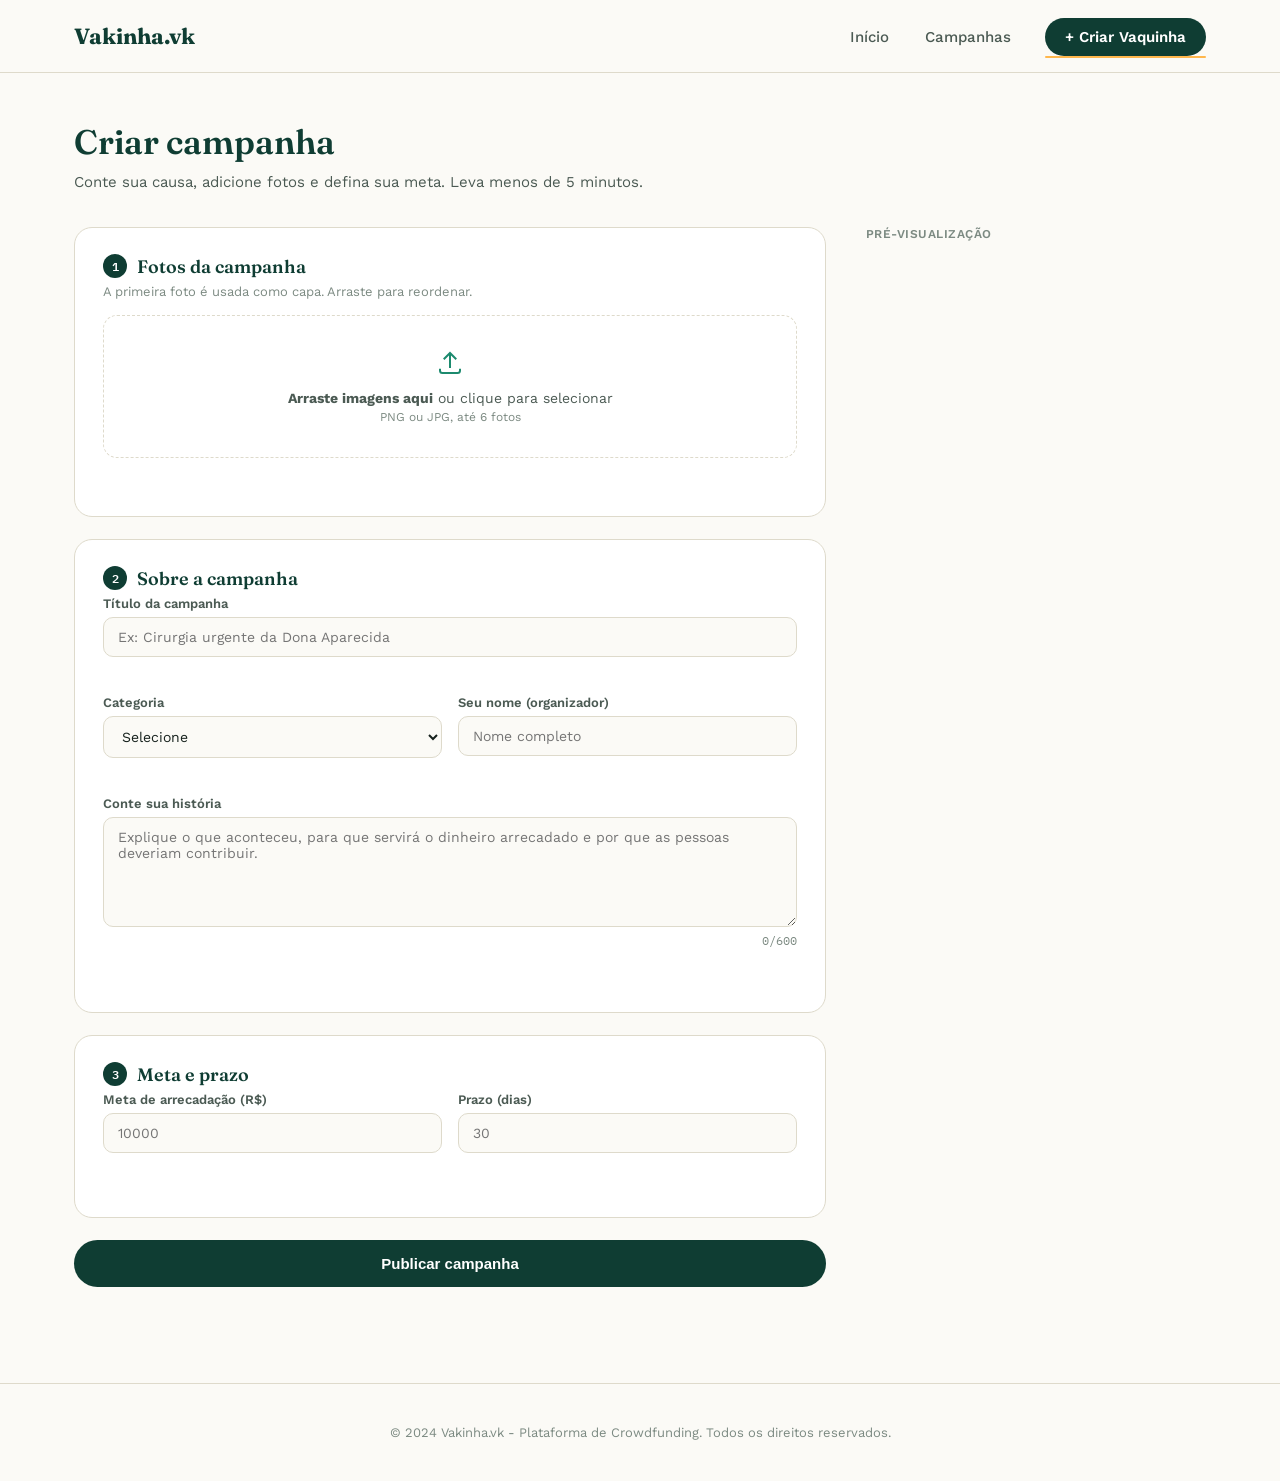
<file: criar.html>
<!DOCTYPE html>
<html lang="pt-BR">
<head>
    <meta charset="UTF-8">
    <meta name="viewport" content="width=device-width, initial-scale=1.0">
    <title>Criar Campanha - Vakinha</title>
    <link rel="stylesheet" href="styles.css">
</head>
<body>
    <nav class="navbar">
        <div class="container">
            <div class="navbar-brand">
                <a href="index.html" class="logo">Vakinha.vk</a>
            </div>
            <ul class="nav-menu">
                <li><a href="index.html">Início</a></li>
                <li><a href="campanhas.html">Campanhas</a></li>
                <li><a href="criar.html" class="btn-criar active">+ Criar Vaquinha</a></li>
            </ul>
        </div>
    </nav>

    <section class="create-section">
        <div class="container">
            <div class="create-header">
                <h1>Criar campanha</h1>
                <p>Conte sua causa, adicione fotos e defina sua meta. Leva menos de 5 minutos.</p>
            </div>

            <div class="create-layout">
                <form id="campaignForm" class="create-form" novalidate>

                    <div class="form-section">
                        <h2><span class="step-num">1</span> Fotos da campanha</h2>
                        <p class="section-hint">A primeira foto é usada como capa. Arraste para reordenar.</p>

                        <div class="dropzone" id="dropzone">
                            <input type="file" id="imageInput" accept="image/*" multiple hidden>
                            <svg viewBox="0 0 24 24" width="30" height="30" fill="none" stroke="currentColor" stroke-width="1.6">
                                <path d="M4 16.5V18a2 2 0 0 0 2 2h12a2 2 0 0 0 2-2v-1.5"/>
                                <path d="M7 9l5-5 5 5"/>
                                <path d="M12 4v12"/>
                            </svg>
                            <p><strong>Arraste imagens aqui</strong> ou clique para selecionar</p>
                            <span class="hint-small">PNG ou JPG, até 6 fotos</span>
                        </div>

                        <div class="image-grid" id="imageGrid"></div>
                        <div class="field-error" id="err-imagens"></div>
                    </div>

                    <div class="form-section">
                        <h2><span class="step-num">2</span> Sobre a campanha</h2>

                        <div class="field">
                            <label for="titulo">Título da campanha</label>
                            <input type="text" id="titulo" placeholder="Ex: Cirurgia urgente da Dona Aparecida" maxlength="80">
                            <div class="field-error" id="err-titulo"></div>
                        </div>

                        <div class="field-row">
                            <div class="field">
                                <label for="categoria">Categoria</label>
                                <select id="categoria">
                                    <option value="">Selecione</option>
                                    <option value="saude">Saúde</option>
                                    <option value="educacao">Educação</option>
                                    <option value="moradia">Moradia</option>
                                    <option value="emergencia">Emergência</option>
                                    <option value="negocios">Negócios</option>
                                    <option value="viagem">Viagem</option>
                                    <option value="outro">Outro</option>
                                </select>
                                <div class="field-error" id="err-categoria"></div>
                            </div>
                            <div class="field">
                                <label for="organizador">Seu nome (organizador)</label>
                                <input type="text" id="organizador" placeholder="Nome completo" maxlength="60">
                                <div class="field-error" id="err-organizador"></div>
                            </div>
                        </div>

                        <div class="field">
                            <label for="descricao">Conte sua história</label>
                            <textarea id="descricao" rows="5" placeholder="Explique o que aconteceu, para que servirá o dinheiro arrecadado e por que as pessoas deveriam contribuir." maxlength="600"></textarea>
                            <div class="char-count"><span id="descCount">0</span>/600</div>
                            <div class="field-error" id="err-descricao"></div>
                        </div>
                    </div>

                    <div class="form-section">
                        <h2><span class="step-num">3</span> Meta e prazo</h2>

                        <div class="field-row">
                            <div class="field">
                                <label for="meta">Meta de arrecadação (R$)</label>
                                <input type="number" id="meta" min="1" step="1" placeholder="10000">
                                <div class="field-error" id="err-meta"></div>
                            </div>
                            <div class="field">
                                <label for="prazo">Prazo (dias)</label>
                                <input type="number" id="prazo" min="1" max="120" step="1" placeholder="30">
                                <div class="field-error" id="err-prazo"></div>
                            </div>
                        </div>
                    </div>

                    <div class="form-actions">
                        <button type="submit" class="btn-publicar">Publicar campanha</button>
                    </div>
                    <div class="submit-confirm" id="submitConfirm"></div>
                </form>

                <aside class="preview-pane">
                    <div class="preview-label">Pré-visualização</div>
                    <div id="previewCard"></div>
                </aside>
            </div>
        </div>
    </section>

    <footer>
        <div class="container">
            <p>&copy; 2024 Vakinha.vk - Plataforma de Crowdfunding. Todos os direitos reservados.</p>
        </div>
    </footer>

    <script src="script.js"></script>
    <script src="criar.js"></script>
</body>
</html>
</file>
<file: styles.css>
/* =========================================================
   Vakinha.vk — Design tokens
   Paleta: verde-jarro (confiança/crescimento) + amarelo-sol (calor/otimismo)
   Tipografia: Fraunces (display, com personalidade) + Work Sans (corpo)
               + IBM Plex Mono (números/estatísticas)
   Assinatura: barra de progresso "vaquinha" com preenchimento líquido
               e selo circular de porcentagem sobre a imagem
========================================================= */

@import url('https://fonts.googleapis.com/css2?family=Fraunces:opsz,wght@9..144,500;9..144,600;9..144,700&family=Work+Sans:wght@400;500;600;700&family=IBM+Plex+Mono:wght@500;600&display=swap');

:root{
  --jar-900:#0F3D33;
  --jar-700:#146552;
  --jar-500:#1C8A6E;
  --sun-500:#FFB74D;
  --sun-600:#F49B1F;
  --paper-0:#FBFAF6;
  --paper-100:#F2F0E7;
  --ink-900:#16211D;
  --ink-600:#4B5A53;
  --ink-400:#7C8A82;
  --line:#DEDACB;
  --danger:#C4573F;
  --white:#FFFFFF;

  --radius-card:18px;
  --radius-pill:999px;
  --shadow-card:0 1px 2px rgba(22,33,29,0.04), 0 8px 24px rgba(22,33,29,0.06);
  --shadow-card-hover:0 4px 8px rgba(22,33,29,0.06), 0 16px 40px rgba(22,33,29,0.12);
}

*{box-sizing:border-box;}
body{
  margin:0;
  font-family:'Work Sans', sans-serif;
  background:var(--paper-0);
  color:var(--ink-900);
  -webkit-font-smoothing:antialiased;
}
.container{max-width:1180px;margin:0 auto;padding:0 24px;}
a{text-decoration:none;color:inherit;}
h1,h2,h3{font-family:'Fraunces', serif;font-weight:600;margin:0;}

/* =========================================================
   Navbar
========================================================= */
.navbar{
  background:var(--paper-0);
  border-bottom:1px solid var(--line);
  position:sticky;top:0;z-index:40;
}
.navbar .container{
  display:flex;align-items:center;justify-content:space-between;
  height:72px;
}
.logo{
  font-family:'Fraunces', serif;
  font-weight:700;
  font-size:22px;
  color:var(--jar-900);
}
.nav-menu{
  list-style:none;display:flex;align-items:center;gap:32px;
  margin:0;padding:0;
}
.nav-menu a{
  font-size:15px;font-weight:500;color:var(--ink-600);
  padding:8px 2px;position:relative;
}
.nav-menu a:hover{color:var(--jar-900);}
.nav-menu a.active{color:var(--jar-900);}
.nav-menu a.active::after{
  content:'';position:absolute;left:0;right:0;bottom:-2px;height:2px;
  background:var(--sun-500);border-radius:2px;
}
.btn-criar{
  background:var(--jar-900) !important;
  color:var(--white) !important;
  padding:10px 20px !important;
  border-radius:var(--radius-pill);
  font-weight:600 !important;
  transition:background .18s ease, transform .18s ease;
}
.btn-criar:hover{background:var(--jar-700) !important;transform:translateY(-1px);}

/* =========================================================
   Campaigns section header + filters
========================================================= */
.campaigns-section{padding:56px 0 88px;}
.campaigns-section h1{
  font-size:38px;letter-spacing:-0.01em;margin-bottom:28px;color:var(--jar-900);
}

.filters{
  display:flex;gap:12px;flex-wrap:wrap;
  margin-bottom:36px;
}
.search-box{
  flex:1;min-width:220px;
  background:var(--white);
  border:1px solid var(--line);
  border-radius:var(--radius-pill);
  padding:13px 20px;
  font-family:'Work Sans', sans-serif;
  font-size:14px;color:var(--ink-900);
  outline:none;
  transition:border-color .15s ease, box-shadow .15s ease;
}
.search-box::placeholder{color:var(--ink-400);}
.search-box:focus{border-color:var(--jar-500);box-shadow:0 0 0 3px rgba(28,138,110,0.12);}

.filter-select{
  background:var(--white);
  border:1px solid var(--line);
  border-radius:var(--radius-pill);
  padding:13px 40px 13px 20px;
  font-family:'Work Sans', sans-serif;
  font-size:14px;color:var(--ink-900);
  outline:none;cursor:pointer;
  appearance:none;
  background-image:url("data:image/svg+xml,%3Csvg xmlns='http://www.w3.org/2000/svg' width='12' height='8' viewBox='0 0 12 8'%3E%3Cpath d='M1 1l5 5 5-5' stroke='%234B5A53' stroke-width='1.6' fill='none' stroke-linecap='round' stroke-linejoin='round'/%3E%3C/svg%3E");
  background-repeat:no-repeat;
  background-position:right 18px center;
  transition:border-color .15s ease;
}
.filter-select:focus{border-color:var(--jar-500);}

/* =========================================================
   Campaign grid + card
========================================================= */
.campaigns-grid{
  display:grid;
  grid-template-columns:repeat(auto-fill, minmax(300px, 1fr));
  gap:28px;
}

.campaign-card{
  background:var(--white);
  border-radius:var(--radius-card);
  overflow:hidden;
  box-shadow:var(--shadow-card);
  transition:box-shadow .25s ease, transform .25s ease;
  display:flex;flex-direction:column;
}
.campaign-card:hover{
  box-shadow:var(--shadow-card-hover);
  transform:translateY(-3px);
}

.campaign-media{
  position:relative;
  aspect-ratio:4/3;
  overflow:hidden;
  background:var(--paper-100);
}
.campaign-media img{
  width:100%;height:100%;object-fit:cover;
  display:block;
  transition:transform .5s ease;
}
.campaign-card:hover .campaign-media img{transform:scale(1.06);}

.campaign-media::after{
  content:'';
  position:absolute;inset:0;
  background:linear-gradient(180deg, rgba(15,61,51,0) 55%, rgba(15,61,51,0.55) 100%);
  pointer-events:none;
}

.campaign-category{
  position:absolute;top:14px;left:14px;z-index:2;
  background:rgba(251,250,246,0.92);
  color:var(--jar-900);
  font-size:12px;font-weight:600;
  padding:6px 13px;border-radius:var(--radius-pill);
  backdrop-filter:blur(4px);
  text-transform:uppercase;letter-spacing:0.03em;
}

.campaign-badge{
  position:absolute;top:12px;right:12px;z-index:2;
  width:52px;height:52px;border-radius:50%;
  background:var(--white);
  display:flex;align-items:center;justify-content:center;
  box-shadow:0 2px 8px rgba(22,33,29,0.18);
}
.campaign-badge svg{position:absolute;inset:0;transform:rotate(-90deg);}
.campaign-badge .pct{
  font-family:'IBM Plex Mono', monospace;
  font-size:12px;font-weight:600;color:var(--jar-900);
  z-index:1;
}

.campaign-media-title{
  position:absolute;left:16px;right:16px;bottom:14px;z-index:2;
  color:var(--white);
  font-family:'Fraunces', serif;
  font-size:19px;font-weight:600;line-height:1.25;
  text-shadow:0 1px 3px rgba(0,0,0,0.25);
}

.campaign-body{
  padding:18px 20px 22px;
  display:flex;flex-direction:column;gap:14px;flex:1;
}

.campaign-organizer{
  font-size:13px;color:var(--ink-400);
}
.campaign-organizer strong{color:var(--ink-600);font-weight:600;}

.campaign-desc{
  font-size:14px;color:var(--ink-600);line-height:1.5;
  display:-webkit-box;-webkit-line-clamp:2;-webkit-box-orient:vertical;overflow:hidden;
}

/* signature: liquid-fill "vaquinha" progress bar */
.jar-progress{
  position:relative;
  height:10px;
  border-radius:var(--radius-pill);
  background:var(--paper-100);
  overflow:hidden;
}
.jar-progress-fill{
  position:absolute;left:0;top:0;bottom:0;
  border-radius:var(--radius-pill);
  background:linear-gradient(90deg, var(--jar-500), var(--sun-500));
  background-size:200% 100%;
  animation:jar-shimmer 3.5s ease-in-out infinite;
}
@keyframes jar-shimmer{
  0%{background-position:0% 50%;}
  50%{background-position:100% 50%;}
  100%{background-position:0% 50%;}
}
@media (prefers-reduced-motion: reduce){
  .jar-progress-fill{animation:none;}
}

.campaign-stats{
  display:flex;justify-content:space-between;align-items:baseline;
  font-family:'IBM Plex Mono', monospace;
}
.campaign-stats .raised{
  font-size:16px;font-weight:600;color:var(--jar-900);
}
.campaign-stats .goal{
  font-size:12px;color:var(--ink-400);
}

.campaign-meta{
  display:flex;justify-content:space-between;
  font-size:12px;color:var(--ink-400);
  padding-top:2px;border-top:1px solid var(--line);
  margin-top:2px;
}
.campaign-meta span strong{color:var(--ink-600);font-weight:600;}

.btn-contribuir{
  display:block;text-align:center;
  background:var(--jar-900);
  color:var(--white);
  font-weight:600;font-size:14px;
  padding:12px;border-radius:var(--radius-pill);
  border:none;cursor:pointer;
  transition:background .18s ease, transform .18s ease;
}
.btn-contribuir:hover{background:var(--sun-600);transform:translateY(-1px);}

.campaign-fav{
  position:absolute;top:14px;right:74px;z-index:2;
  width:36px;height:36px;border-radius:50%;
  background:rgba(251,250,246,0.92);
  display:flex;align-items:center;justify-content:center;
  border:none;cursor:pointer;
  transition:background .15s ease, transform .15s ease;
}
.campaign-fav:hover{transform:scale(1.08);}
.campaign-fav svg{width:16px;height:16px;stroke:var(--jar-900);fill:none;stroke-width:2;}
.campaign-fav.active svg{fill:var(--danger);stroke:var(--danger);}

.empty-state{
  grid-column:1/-1;
  text-align:center;padding:80px 20px;
  color:var(--ink-400);
}
.empty-state .big{
  font-family:'Fraunces', serif;font-size:22px;color:var(--ink-600);margin-bottom:8px;
}

footer{
  border-top:1px solid var(--line);
  padding:28px 0;
  text-align:center;
  color:var(--ink-400);
  font-size:13px;
}

@media (max-width:640px){
  .nav-menu{gap:16px;}
  .nav-menu li:nth-child(1){display:none;}
  .campaigns-section h1{font-size:28px;}
  .campaigns-grid{grid-template-columns:1fr;}
}

/* =========================================================
   Criar campanha
========================================================= */
.create-section{padding:48px 0 96px;}
.create-header{max-width:640px;margin-bottom:36px;}
.create-header h1{font-size:34px;color:var(--jar-900);margin-bottom:10px;}
.create-header p{color:var(--ink-600);font-size:15px;margin:0;}

.create-layout{
  display:grid;grid-template-columns:1fr 340px;gap:40px;align-items:start;
}

.form-section{
  background:var(--white);
  border:1px solid var(--line);
  border-radius:var(--radius-card);
  padding:26px 28px;
  margin-bottom:22px;
}
.form-section h2{
  font-size:18px;color:var(--jar-900);
  display:flex;align-items:center;gap:10px;
  margin-bottom:6px;
}
.step-num{
  width:24px;height:24px;border-radius:50%;
  background:var(--jar-900);color:var(--white);
  font-family:'IBM Plex Mono', monospace;font-size:12px;font-weight:600;
  display:inline-flex;align-items:center;justify-content:center;
  flex-shrink:0;
}
.section-hint{font-size:13px;color:var(--ink-400);margin:0 0 16px;}

.field{display:flex;flex-direction:column;gap:6px;margin-bottom:16px;}
.field-row{display:grid;grid-template-columns:1fr 1fr;gap:16px;}
.field label{font-size:13px;font-weight:600;color:var(--ink-600);}
.field input, .field select, .field textarea{
  font-family:'Work Sans', sans-serif;
  font-size:14px;color:var(--ink-900);
  border:1px solid var(--line);
  border-radius:10px;
  padding:11px 14px;
  outline:none;
  background:var(--paper-0);
  transition:border-color .15s ease, box-shadow .15s ease;
  width:100%;
}
.field textarea{resize:vertical;min-height:110px;font-family:'Work Sans', sans-serif;}
.field input:focus, .field select:focus, .field textarea:focus{
  border-color:var(--jar-500);box-shadow:0 0 0 3px rgba(28,138,110,0.12);
}
.char-count{font-size:12px;color:var(--ink-400);text-align:right;font-family:'IBM Plex Mono', monospace;}
.field-error{font-size:12px;color:var(--danger);min-height:16px;}

.dropzone{
  border:1.5px dashed var(--line);
  border-radius:14px;
  padding:32px 20px;
  text-align:center;
  cursor:pointer;
  color:var(--ink-400);
  transition:border-color .15s ease, background .15s ease;
}
.dropzone svg{color:var(--jar-500);margin-bottom:8px;}
.dropzone p{margin:0;font-size:14px;color:var(--ink-600);}
.dropzone .hint-small{font-size:12px;color:var(--ink-400);}
.dropzone:hover, .dropzone.drag{border-color:var(--jar-500);background:rgba(28,138,110,0.04);}

.image-grid{
  display:grid;grid-template-columns:repeat(auto-fill, minmax(96px, 1fr));
  gap:12px;margin-top:16px;
}
.image-thumb{
  position:relative;aspect-ratio:1;border-radius:10px;overflow:hidden;
  border:2px solid transparent;
}
.image-thumb.is-cover{border-color:var(--sun-500);}
.image-thumb img{width:100%;height:100%;object-fit:cover;display:block;}
.cover-tag{
  position:absolute;bottom:4px;left:4px;
  background:var(--sun-500);color:var(--jar-900);
  font-size:10px;font-weight:700;text-transform:uppercase;
  padding:2px 6px;border-radius:4px;
}
.thumb-actions{
  position:absolute;top:4px;right:4px;
  display:flex;gap:4px;
}
.thumb-actions button{
  width:22px;height:22px;border-radius:50%;border:none;cursor:pointer;
  background:rgba(22,33,29,0.75);color:var(--white);font-size:11px;
  display:flex;align-items:center;justify-content:center;
}
.thumb-actions button:hover{background:var(--ink-900);}

.form-actions{margin-top:6px;}
.btn-publicar{
  width:100%;background:var(--jar-900);color:var(--white);
  border:none;border-radius:var(--radius-pill);
  padding:15px;font-size:15px;font-weight:600;cursor:pointer;
  transition:background .18s ease, transform .18s ease;
}
.btn-publicar:hover{background:var(--sun-600);transform:translateY(-1px);}

.confirm-box{
  margin-top:16px;
  display:flex;align-items:center;gap:10px;
  background:rgba(28,138,110,0.1);
  border:1px solid var(--jar-500);
  color:var(--jar-900);
  border-radius:10px;padding:14px 16px;font-size:14px;
}
.confirm-box a{font-weight:600;text-decoration:underline;}

.preview-pane{position:sticky;top:96px;}
.preview-label{
  font-size:12px;font-weight:600;text-transform:uppercase;letter-spacing:0.04em;
  color:var(--ink-400);margin-bottom:12px;
}

@media (max-width:900px){
  .create-layout{grid-template-columns:1fr;}
  .preview-pane{position:static;max-width:400px;}
}
@media (max-width:560px){
  .field-row{grid-template-columns:1fr;}
  .form-section{padding:20px;}
}
</file>
